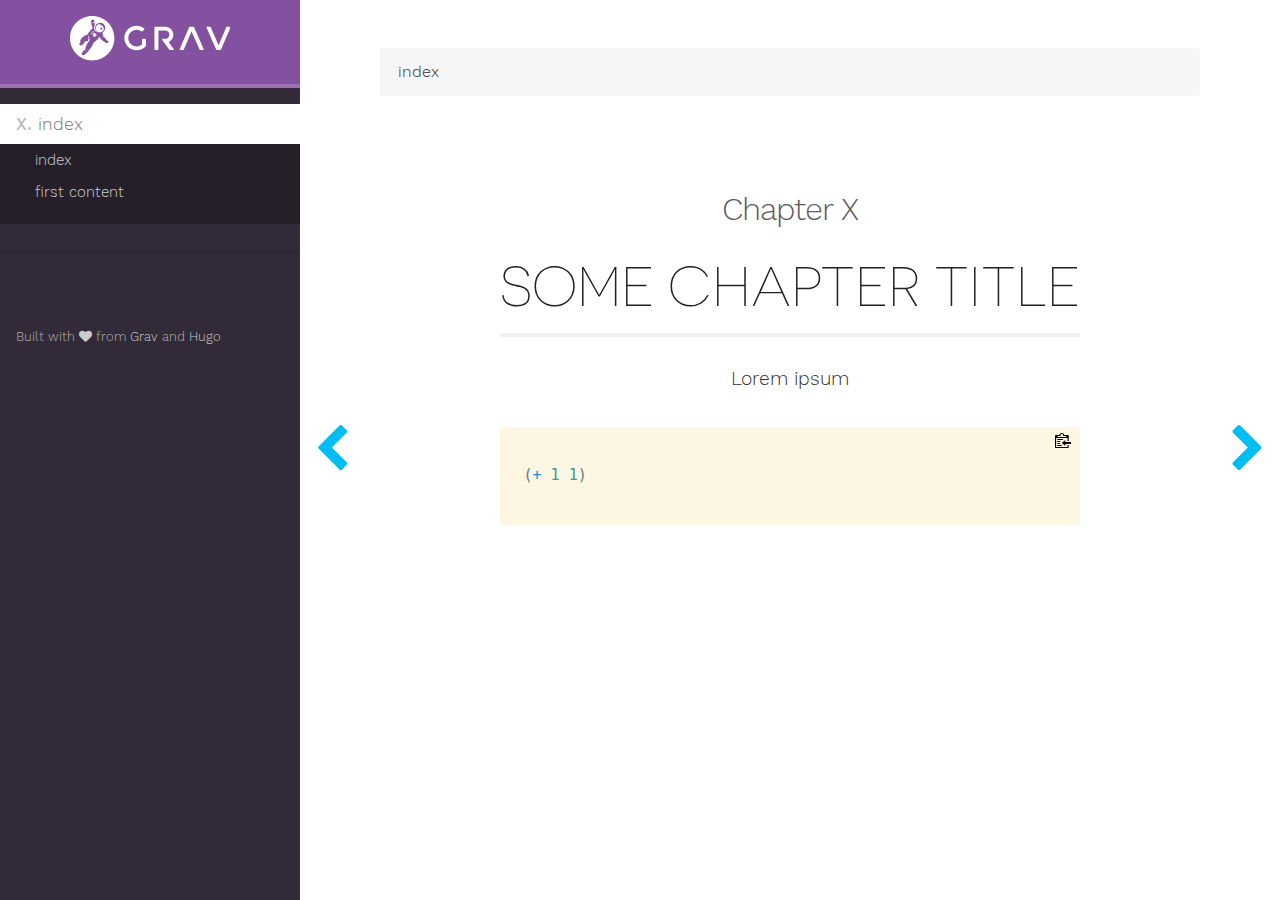
<file: basics/index.html>
<!DOCTYPE html>
<html lang="en" class="js csstransforms3d">
  <head>
    <meta charset="utf-8">
    <meta name="viewport" content="width=device-width, initial-scale=1, maximum-scale=1, user-scalable=no">
    <meta name="generator" content="Hugo 0.17" />
    <meta name="description" content="">


    <link rel="shortcut icon" href="https://sercanu.github.io/clojure-docs/images/favicon.ico" type="image/x-icon" />

    
    <title>index</title>
    <link href="https://sercanu.github.io/clojure-docs/css/nucleus.css" rel="stylesheet">
    <link href="https://sercanu.github.io/clojure-docs/css/font-awesome.min.css" rel="stylesheet">
    <link href="https://sercanu.github.io/clojure-docs/css/solarized-light.css" rel="stylesheet">
    <link href="https://sercanu.github.io/clojure-docs/css/featherlight.min.css" rel="stylesheet">
    <link href="https://sercanu.github.io/clojure-docs/css/perfect-scrollbar.min.css" rel="stylesheet">
    <link href="https://sercanu.github.io/clojure-docs/css/horsey.css" rel="stylesheet">
    <link href="https://sercanu.github.io/clojure-docs/css/theme.css" rel="stylesheet">
    <link href="https://sercanu.github.io/clojure-docs/css/hugo-theme.css" rel="stylesheet">
    <script src="https://sercanu.github.io/clojure-docs/js/jquery-2.x.min.js"></script>
    <style type="text/css">:root #header + #content > #left > #rlblock_left
    {display:none !important;}</style>
    

  </head>
  <body class="" data-url="/basics/">
    <nav id="sidebar">
  <div id="header-wrapper">
    <div id="header">
      <a id="logo" href="http://getgrav.org">
  <svg id="grav-logo" width="100%" height="100%" viewBox="0 0 504 140" version="1.1" xmlns="http://www.w3.org/2000/svg" xmlns:xlink="http://www.w3.org/1999/xlink" xml:space="preserve" style="fill-rule:evenodd;clip-rule:evenodd;stroke-linejoin:round;stroke-miterlimit:1.41421;">
    <path d="M235.832,71.564l-7.98,-0.001c-1.213,0.001 -2.197,0.987 -2.197,2.204l0,15.327l-0.158,0.132c-4.696,3.962 -10.634,6.14 -16.719,6.14c-14.356,0 -26.034,-11.68 -26.034,-26.037c0,-14.358 11.678,-26.035 26.034,-26.035c5.582,0 10.919,1.767 15.437,5.113c0.877,0.649 2.093,0.56 2.866,-0.211l5.69,-5.69c0.444,-0.442 0.675,-1.055 0.639,-1.681c-0.034,-0.627 -0.336,-1.206 -0.828,-1.597c-6.76,-5.363 -15.214,-8.314 -23.805,-8.314c-21.18,0 -38.414,17.233 -38.414,38.415c0,21.183 17.234,38.415 38.414,38.415c10.937,0 21.397,-4.705 28.698,-12.914c0.358,-0.403 0.556,-0.921 0.556,-1.46l0,-19.603c0,-1.217 -0.985,-2.203 -2.2,-2.203"
      style="fill:#000;fill-rule:nonzero;"></path>
    <path d="M502.794,34.445c-0.408,-0.616 -1.1,-0.989 -1.838,-0.989l-8.684,0c-0.879,0 -1.673,0.522 -2.022,1.329l-24.483,56.839l-24.92,-56.852c-0.352,-0.799 -1.142,-1.316 -2.012,-1.316l-8.713,0c-0.744,0 -1.44,0.373 -1.843,0.995c-0.408,0.623 -0.476,1.408 -0.174,2.09l30.186,68.858c0.352,0.799 1.143,1.317 2.017,1.317l10.992,0c0.879,0 1.673,-0.527 2.021,-1.329l29.655,-68.861c0.289,-0.68 0.222,-1.461 -0.182,-2.081"
      style="fill:#000;fill-rule:nonzero;"></path>
    <path d="M388.683,34.772c-0.353,-0.798 -1.142,-1.316 -2.017,-1.316l-10.988,0c-0.879,0 -1.673,0.522 -2.021,1.329l-29.655,68.861c-0.294,0.675 -0.226,1.46 0.182,2.077c0.407,0.619 1.096,0.993 1.838,0.993l8.684,0c0.879,0 1.673,-0.526 2.022,-1.329l24.478,-56.842l24.92,56.854c0.353,0.798 1.143,1.317 2.013,1.317l8.717,0c0.744,0 1.44,-0.374 1.843,-0.993c0.408,-0.624 0.471,-1.41 0.174,-2.094l-30.19,-68.857Z"
      style="fill:#000;fill-rule:nonzero;"></path>
    <path d="M309.196,81.525l0.476,-0.229c8.675,-4.191 14.279,-13.087 14.279,-22.667c0,-13.881 -11.295,-25.174 -25.176,-25.174l-31.863,0c-1.214,0 -2.199,0.988 -2.199,2.202l0,68.855c0,1.219 0.985,2.204 2.199,2.204l7.979,0c1.214,0 2.2,-0.985 2.2,-2.204l0,-58.679l21.684,0c7.059,0 12.799,5.739 12.799,12.796c0,5.885 -3.996,10.989 -9.728,12.408c-1.032,0.261 -2.064,0.393 -3.071,0.393l-7.977,0c-0.829,0 -1.585,0.467 -1.959,1.205c-0.378,0.74 -0.305,1.625 0.187,2.296l22.62,30.884c0.412,0.566 1.07,0.901 1.771,0.901l9.915,0c0.827,0 1.587,-0.467 1.96,-1.207c0.378,-0.742 0.302,-1.629 -0.186,-2.296l-15.91,-21.688Z"
      style="fill:#000;fill-rule:nonzero;"></path>
    <path d="M107.191,80.969c-7.255,-4.794 -11.4,-8.845 -15.011,-16.109c-2.47,4.977 -8.236,12.376 -17.962,18.198c-4.856,15.106 -27.954,44.015 -35.43,39.916c-2.213,-1.212 -2.633,-2.808 -2.133,-4.456c0.536,-4.129 9.078,-13.62 9.078,-13.62c0,0 0.18,1.992 2.913,6.187c-3.609,-11.205 5.965,-25.031 8.5,-29.738c3.985,-1.269 4.274,-6.387 4.274,-6.387c0.255,-7.909 -3.278,-13.635 -6.701,-17.059c2.459,3.002 3.255,7.539 3.372,11.694l0,0.023c0.012,0.469 0.012,0.93 0.011,1.39c-0.117,3.439 -1.157,8.19 -3.383,8.19l0.006,0.03c-2.289,-0.098 -5.115,0.391 -7.639,1.18l-5.582,1.334c0,0 2.977,-0.136 4.584,1.252c-1.79,2.915 -5.769,6.533 -10.206,8.588c-6.457,2.995 -8.312,-2.964 -5.034,-6.838c0.805,-0.946 1.618,-1.745 2.387,-2.399c-0.495,-0.513 -0.807,-1.198 -0.889,-2.068c-0.001,-0.005 -0.004,-0.009 -0.005,-0.013c-0.45,-1.977 -0.202,-4.543 2.596,-8.623c0.551,-0.863 1.214,-1.748 2.007,-2.647c0.025,-0.031 0.046,-0.059 0.072,-0.089c0.034,-0.042 0.072,-0.08 0.108,-0.121c0.02,-0.023 0.039,-0.045 0.059,-0.068c0.2,-0.228 0.413,-0.45 0.639,-0.663c3.334,-3.414 8.599,-6.966 16.897,-10.152c9.675,-14.223 13.219,-16.89 13.219,-16.89c1.071,-1.096 2.943,-2.458 3.632,-2.805c-5.053,-8.781 -6.074,-21.158 -4.75,-24.493c-0.107,0.18 -0.206,0.365 -0.287,0.556c0.49,-1.143 0.819,-1.509 1.328,-2.111c1.381,-1.632 6.058,-2.488 7.737,0.971c0.895,1.844 1.063,4.232 1.034,6.023c-3.704,-0.193 -7.063,4.036 -7.063,4.036c0,0 3.067,-1.448 6.879,-1.473c0,0 1.015,0.883 2.283,2.542c-1.712,3.213 -4.524,10.021 -2.488,17.168c0.338,1.408 0.849,2.619 1.483,3.648c0.024,0.045 0.044,0.089 0.069,0.135c0.051,0.066 0.096,0.122 0.144,0.183c3.368,5.072 9.542,5.665 9.542,5.665c-2.906,-1.45 -5.274,-3.76 -6.816,-6.56c-0.8,-1.498 -1.291,-2.762 -1.592,-3.761c-1.636,-6.313 0.771,-9.999 2.149,-12.471c3.17,-4.917 8.944,-7.893 15.151,-7.185c8.712,0.995 14.968,8.862 13.973,17.571c-0.608,5.321 -3.781,9.723 -8.142,12.117c1.049,2.839 -0.073,6.28 -0.073,6.28c2.642,3.323 2.758,5.238 2.667,7.017c-3.357,-0.565 -6.618,1.701 -6.618,1.701c0,0 6.476,-1.546 10.238,1.81c2.446,2.631 4.078,5.009 5.051,6.766c1.393,2.505 7.859,2.683 7.123,7.188c-0.737,4.499 -5.669,4.542 -13.401,-0.56M69.571,0c-38.424,0 -69.571,31.148 -69.571,69.567c0,38.422 31.147,69.573 69.571,69.573c38.42,0 69.568,-31.151 69.568,-69.573c0,-38.42 -31.148,-69.567 -69.568,-69.567"
      style="fill:#000;fill-rule:nonzero;"></path>
    <path d="M73.796,51.693c0.813,-0.814 0.813,-2.134 0,-2.947c-0.815,-0.814 -2.133,-0.814 -2.947,0c-0.815,0.813 -0.815,2.133 0,2.947c0.814,0.813 2.132,0.813 2.947,0" style="fill:#000;fill-rule:nonzero;"></path>
    <path d="M66.445,53.149c-0.814,0.813 -0.814,2.133 0,2.947c0.813,0.814 2.133,0.814 2.947,0c0.813,-0.814 0.813,-2.134 0,-2.947c-0.814,-0.813 -2.134,-0.813 -2.947,0" style="fill:#000;fill-rule:nonzero;"></path>
    <path d="M79.231,54.233c-1.274,-1.274 -3.339,-1.272 -4.611,0l-2.713,2.712c-1.274,1.275 -1.274,3.339 0,4.612l2.978,2.978c1.274,1.275 3.338,1.274 4.611,0l2.712,-2.712c1.274,-1.274 1.274,-3.339 0,-4.612l-2.977,-2.978Z" style="fill:#000;fill-rule:nonzero;"></path>
    <path d="M95.759,41.445c-2.151,-2.578 1.869,-7.257 4.391,-4.463c4.645,5.148 -2.237,7.041 -4.391,4.463M105.004,44.132c3.442,-6.553 -1.427,-10.381 -4.773,-13.523c-5.36,-5.039 -10.706,-7.217 -16.811,-0.241c-6.102,6.977 -2.226,15.068 3.356,19.061c5.584,3.994 14.782,1.255 18.228,-5.297"
      style="fill:#000;fill-rule:nonzero;"></path>
  </svg>
</a>

    </div>
    
</div>


  <div class="highlightable">
    <ul class="topics">
      
      
        
      
      
      
      

      
        
      
      
      

      <li class="dd-item active parent" data-nav-id="/basics/">
        <a href="https://sercanu.github.io/clojure-docs/basics/">
          <span>
            
              <b>X. </b>
            
             index
            
           </span>
        </a>
        
        <ul>
          
          
          
          
            <li class="dd-item " data-nav-id="/basics/second-content/">
              <a href="https://sercanu.github.io/clojure-docs/basics/second-content/">
                <span>index     </i></span>
              </a>
            </li>
          
          
          
            <li class="dd-item " data-nav-id="/basics/first-content/">
              <a href="https://sercanu.github.io/clojure-docs/basics/first-content/">
                <span>first content     </i></span>
              </a>
            </li>
          
          
        </ul>
        
      </li>
      
      
    </ul>
    <hr>
     
    <section id="footer">
      <p>Built with <a href="https://github.com/matcornic/hugo-theme-learn"><i class="fa fa-heart"></i></a> from <a href="http://getgrav.org">Grav</a> and <a href="http://gohugo.io/">Hugo</a></p>
    </section>
  </div>
</nav>

        <section id="body">
        <div id="overlay"></div>

        <div class="padding highlightable">

            <div id="top-bar">
              
              <div id="breadcrumbs" itemscope="" itemtype="http://data-vocabulary.org/Breadcrumb">
                  <span id="sidebar-toggle-span">
                      <a href="#" id="sidebar-toggle" data-sidebar-toggle="">
                        <i class="fa fa-bars"></i>
                      </a>
                  </span>
                
                
                
                
                  
                    
                    
                  
                
                <span itemprop="title"> index</span>
              </div>
              

            </div>
            
              <div id="chapter">
            
    	        <div id="body-inner">
                



<h3 id="chapter-x">Chapter X</h3>

<h1 id="some-chapter-title">Some Chapter title</h1>

<p>Lorem ipsum</p>

<pre><code class="language-clojure">
(+ 1 1)

</code></pre>


      
        </div> 
      
      </div>
    </div>

    <div id="navigation">
        
        <a class="nav nav-prev" href="https://sercanu.github.io/clojure-docs/prev/path"> <i class="fa fa-chevron-left"></i></a>
        <a class="nav nav-next" href="https://sercanu.github.io/clojure-docs/next/path" style="margin-right: 0px;"><i class="fa fa-chevron-right"></i></a>
    </div>

    </section>
    <div style="left: -1000px; overflow: scroll; position: absolute; top: -1000px; border: none; box-sizing: content-box; height: 200px; margin: 0px; padding: 0px; width: 200px;">
      <div style="border: none; box-sizing: content-box; height: 200px; margin: 0px; padding: 0px; width: 200px;"></div>
    </div>
    <script src="https://sercanu.github.io/clojure-docs/js/clipboard.min.js"></script>
    <script src="https://sercanu.github.io/clojure-docs/js/perfect-scrollbar.min.js"></script>
    <script src="https://sercanu.github.io/clojure-docs/js/perfect-scrollbar.jquery.min.js"></script>
    <script src="https://sercanu.github.io/clojure-docs/js/jquery.sticky-kit.min.js"></script>
    <script src="https://sercanu.github.io/clojure-docs/js/featherlight.min.js"></script>
    <script src="https://sercanu.github.io/clojure-docs/js/html5shiv-printshiv.min.js"></script>
    <script src="https://sercanu.github.io/clojure-docs/js/highlight.pack.js"></script>
    <script>hljs.initHighlightingOnLoad();</script>
    <script src="https://sercanu.github.io/clojure-docs/js/modernizr.custom.71422.js"></script>
    <script src="https://sercanu.github.io/clojure-docs/js/learn.js"></script>
    <script src="https://sercanu.github.io/clojure-docs/js/hugo-learn.js"></script>
    

  </body>
</html>
</file>
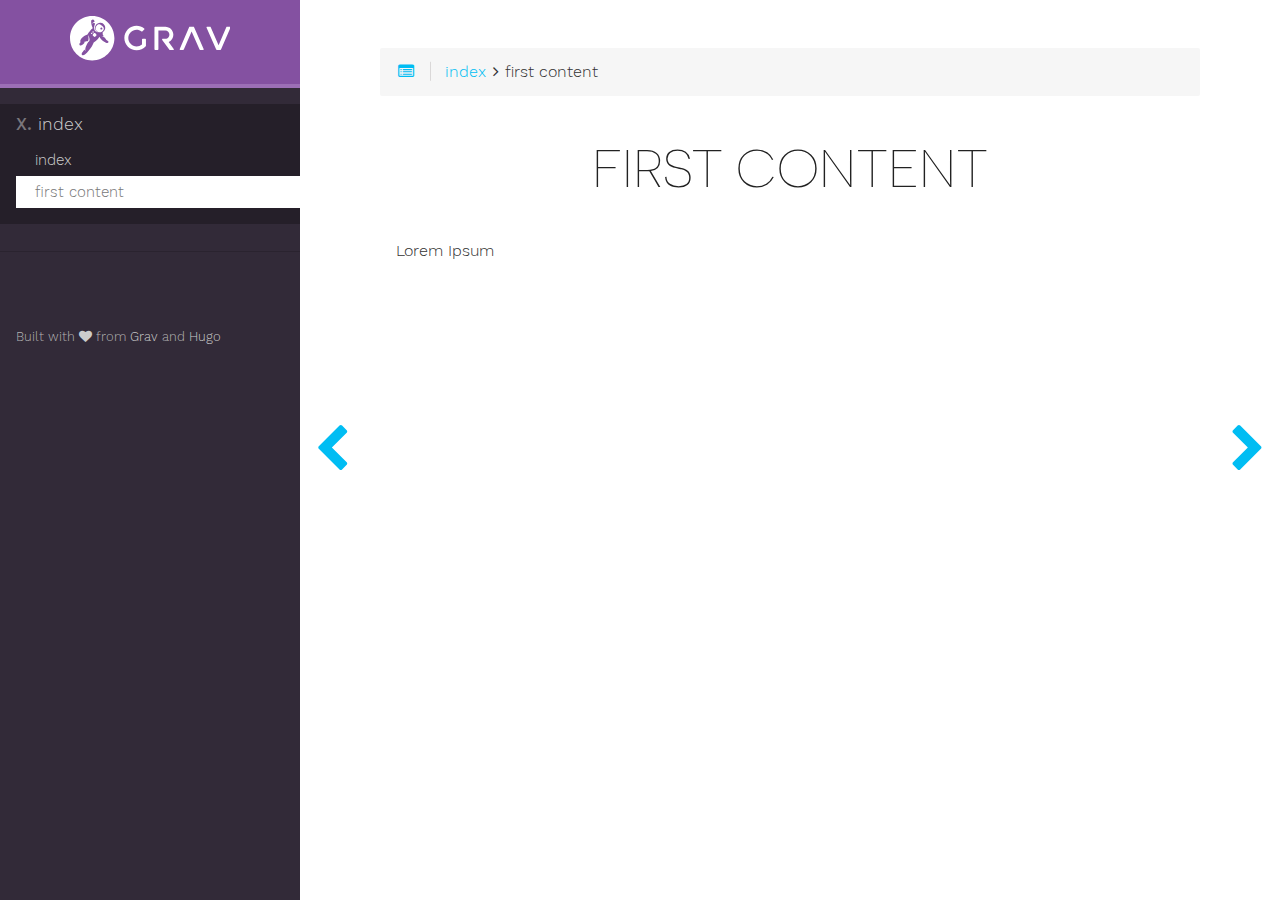
<file: basics/first-content/index.html>
<!DOCTYPE html>
<html lang="en" class="js csstransforms3d">
  <head>
    <meta charset="utf-8">
    <meta name="viewport" content="width=device-width, initial-scale=1, maximum-scale=1, user-scalable=no">
    <meta name="generator" content="Hugo 0.17" />
    <meta name="description" content="">


    <link rel="shortcut icon" href="https://sercanu.github.io/clojure-docs/images/favicon.ico" type="image/x-icon" />

    
    <title>first content</title>
    <link href="https://sercanu.github.io/clojure-docs/css/nucleus.css" rel="stylesheet">
    <link href="https://sercanu.github.io/clojure-docs/css/font-awesome.min.css" rel="stylesheet">
    <link href="https://sercanu.github.io/clojure-docs/css/solarized-light.css" rel="stylesheet">
    <link href="https://sercanu.github.io/clojure-docs/css/featherlight.min.css" rel="stylesheet">
    <link href="https://sercanu.github.io/clojure-docs/css/perfect-scrollbar.min.css" rel="stylesheet">
    <link href="https://sercanu.github.io/clojure-docs/css/horsey.css" rel="stylesheet">
    <link href="https://sercanu.github.io/clojure-docs/css/theme.css" rel="stylesheet">
    <link href="https://sercanu.github.io/clojure-docs/css/hugo-theme.css" rel="stylesheet">
    <script src="https://sercanu.github.io/clojure-docs/js/jquery-2.x.min.js"></script>
    <style type="text/css">:root #header + #content > #left > #rlblock_left
    {display:none !important;}</style>
    

  </head>
  <body class="" data-url="/basics/first-content/">
    <nav id="sidebar">
  <div id="header-wrapper">
    <div id="header">
      <a id="logo" href="http://getgrav.org">
  <svg id="grav-logo" width="100%" height="100%" viewBox="0 0 504 140" version="1.1" xmlns="http://www.w3.org/2000/svg" xmlns:xlink="http://www.w3.org/1999/xlink" xml:space="preserve" style="fill-rule:evenodd;clip-rule:evenodd;stroke-linejoin:round;stroke-miterlimit:1.41421;">
    <path d="M235.832,71.564l-7.98,-0.001c-1.213,0.001 -2.197,0.987 -2.197,2.204l0,15.327l-0.158,0.132c-4.696,3.962 -10.634,6.14 -16.719,6.14c-14.356,0 -26.034,-11.68 -26.034,-26.037c0,-14.358 11.678,-26.035 26.034,-26.035c5.582,0 10.919,1.767 15.437,5.113c0.877,0.649 2.093,0.56 2.866,-0.211l5.69,-5.69c0.444,-0.442 0.675,-1.055 0.639,-1.681c-0.034,-0.627 -0.336,-1.206 -0.828,-1.597c-6.76,-5.363 -15.214,-8.314 -23.805,-8.314c-21.18,0 -38.414,17.233 -38.414,38.415c0,21.183 17.234,38.415 38.414,38.415c10.937,0 21.397,-4.705 28.698,-12.914c0.358,-0.403 0.556,-0.921 0.556,-1.46l0,-19.603c0,-1.217 -0.985,-2.203 -2.2,-2.203"
      style="fill:#000;fill-rule:nonzero;"></path>
    <path d="M502.794,34.445c-0.408,-0.616 -1.1,-0.989 -1.838,-0.989l-8.684,0c-0.879,0 -1.673,0.522 -2.022,1.329l-24.483,56.839l-24.92,-56.852c-0.352,-0.799 -1.142,-1.316 -2.012,-1.316l-8.713,0c-0.744,0 -1.44,0.373 -1.843,0.995c-0.408,0.623 -0.476,1.408 -0.174,2.09l30.186,68.858c0.352,0.799 1.143,1.317 2.017,1.317l10.992,0c0.879,0 1.673,-0.527 2.021,-1.329l29.655,-68.861c0.289,-0.68 0.222,-1.461 -0.182,-2.081"
      style="fill:#000;fill-rule:nonzero;"></path>
    <path d="M388.683,34.772c-0.353,-0.798 -1.142,-1.316 -2.017,-1.316l-10.988,0c-0.879,0 -1.673,0.522 -2.021,1.329l-29.655,68.861c-0.294,0.675 -0.226,1.46 0.182,2.077c0.407,0.619 1.096,0.993 1.838,0.993l8.684,0c0.879,0 1.673,-0.526 2.022,-1.329l24.478,-56.842l24.92,56.854c0.353,0.798 1.143,1.317 2.013,1.317l8.717,0c0.744,0 1.44,-0.374 1.843,-0.993c0.408,-0.624 0.471,-1.41 0.174,-2.094l-30.19,-68.857Z"
      style="fill:#000;fill-rule:nonzero;"></path>
    <path d="M309.196,81.525l0.476,-0.229c8.675,-4.191 14.279,-13.087 14.279,-22.667c0,-13.881 -11.295,-25.174 -25.176,-25.174l-31.863,0c-1.214,0 -2.199,0.988 -2.199,2.202l0,68.855c0,1.219 0.985,2.204 2.199,2.204l7.979,0c1.214,0 2.2,-0.985 2.2,-2.204l0,-58.679l21.684,0c7.059,0 12.799,5.739 12.799,12.796c0,5.885 -3.996,10.989 -9.728,12.408c-1.032,0.261 -2.064,0.393 -3.071,0.393l-7.977,0c-0.829,0 -1.585,0.467 -1.959,1.205c-0.378,0.74 -0.305,1.625 0.187,2.296l22.62,30.884c0.412,0.566 1.07,0.901 1.771,0.901l9.915,0c0.827,0 1.587,-0.467 1.96,-1.207c0.378,-0.742 0.302,-1.629 -0.186,-2.296l-15.91,-21.688Z"
      style="fill:#000;fill-rule:nonzero;"></path>
    <path d="M107.191,80.969c-7.255,-4.794 -11.4,-8.845 -15.011,-16.109c-2.47,4.977 -8.236,12.376 -17.962,18.198c-4.856,15.106 -27.954,44.015 -35.43,39.916c-2.213,-1.212 -2.633,-2.808 -2.133,-4.456c0.536,-4.129 9.078,-13.62 9.078,-13.62c0,0 0.18,1.992 2.913,6.187c-3.609,-11.205 5.965,-25.031 8.5,-29.738c3.985,-1.269 4.274,-6.387 4.274,-6.387c0.255,-7.909 -3.278,-13.635 -6.701,-17.059c2.459,3.002 3.255,7.539 3.372,11.694l0,0.023c0.012,0.469 0.012,0.93 0.011,1.39c-0.117,3.439 -1.157,8.19 -3.383,8.19l0.006,0.03c-2.289,-0.098 -5.115,0.391 -7.639,1.18l-5.582,1.334c0,0 2.977,-0.136 4.584,1.252c-1.79,2.915 -5.769,6.533 -10.206,8.588c-6.457,2.995 -8.312,-2.964 -5.034,-6.838c0.805,-0.946 1.618,-1.745 2.387,-2.399c-0.495,-0.513 -0.807,-1.198 -0.889,-2.068c-0.001,-0.005 -0.004,-0.009 -0.005,-0.013c-0.45,-1.977 -0.202,-4.543 2.596,-8.623c0.551,-0.863 1.214,-1.748 2.007,-2.647c0.025,-0.031 0.046,-0.059 0.072,-0.089c0.034,-0.042 0.072,-0.08 0.108,-0.121c0.02,-0.023 0.039,-0.045 0.059,-0.068c0.2,-0.228 0.413,-0.45 0.639,-0.663c3.334,-3.414 8.599,-6.966 16.897,-10.152c9.675,-14.223 13.219,-16.89 13.219,-16.89c1.071,-1.096 2.943,-2.458 3.632,-2.805c-5.053,-8.781 -6.074,-21.158 -4.75,-24.493c-0.107,0.18 -0.206,0.365 -0.287,0.556c0.49,-1.143 0.819,-1.509 1.328,-2.111c1.381,-1.632 6.058,-2.488 7.737,0.971c0.895,1.844 1.063,4.232 1.034,6.023c-3.704,-0.193 -7.063,4.036 -7.063,4.036c0,0 3.067,-1.448 6.879,-1.473c0,0 1.015,0.883 2.283,2.542c-1.712,3.213 -4.524,10.021 -2.488,17.168c0.338,1.408 0.849,2.619 1.483,3.648c0.024,0.045 0.044,0.089 0.069,0.135c0.051,0.066 0.096,0.122 0.144,0.183c3.368,5.072 9.542,5.665 9.542,5.665c-2.906,-1.45 -5.274,-3.76 -6.816,-6.56c-0.8,-1.498 -1.291,-2.762 -1.592,-3.761c-1.636,-6.313 0.771,-9.999 2.149,-12.471c3.17,-4.917 8.944,-7.893 15.151,-7.185c8.712,0.995 14.968,8.862 13.973,17.571c-0.608,5.321 -3.781,9.723 -8.142,12.117c1.049,2.839 -0.073,6.28 -0.073,6.28c2.642,3.323 2.758,5.238 2.667,7.017c-3.357,-0.565 -6.618,1.701 -6.618,1.701c0,0 6.476,-1.546 10.238,1.81c2.446,2.631 4.078,5.009 5.051,6.766c1.393,2.505 7.859,2.683 7.123,7.188c-0.737,4.499 -5.669,4.542 -13.401,-0.56M69.571,0c-38.424,0 -69.571,31.148 -69.571,69.567c0,38.422 31.147,69.573 69.571,69.573c38.42,0 69.568,-31.151 69.568,-69.573c0,-38.42 -31.148,-69.567 -69.568,-69.567"
      style="fill:#000;fill-rule:nonzero;"></path>
    <path d="M73.796,51.693c0.813,-0.814 0.813,-2.134 0,-2.947c-0.815,-0.814 -2.133,-0.814 -2.947,0c-0.815,0.813 -0.815,2.133 0,2.947c0.814,0.813 2.132,0.813 2.947,0" style="fill:#000;fill-rule:nonzero;"></path>
    <path d="M66.445,53.149c-0.814,0.813 -0.814,2.133 0,2.947c0.813,0.814 2.133,0.814 2.947,0c0.813,-0.814 0.813,-2.134 0,-2.947c-0.814,-0.813 -2.134,-0.813 -2.947,0" style="fill:#000;fill-rule:nonzero;"></path>
    <path d="M79.231,54.233c-1.274,-1.274 -3.339,-1.272 -4.611,0l-2.713,2.712c-1.274,1.275 -1.274,3.339 0,4.612l2.978,2.978c1.274,1.275 3.338,1.274 4.611,0l2.712,-2.712c1.274,-1.274 1.274,-3.339 0,-4.612l-2.977,-2.978Z" style="fill:#000;fill-rule:nonzero;"></path>
    <path d="M95.759,41.445c-2.151,-2.578 1.869,-7.257 4.391,-4.463c4.645,5.148 -2.237,7.041 -4.391,4.463M105.004,44.132c3.442,-6.553 -1.427,-10.381 -4.773,-13.523c-5.36,-5.039 -10.706,-7.217 -16.811,-0.241c-6.102,6.977 -2.226,15.068 3.356,19.061c5.584,3.994 14.782,1.255 18.228,-5.297"
      style="fill:#000;fill-rule:nonzero;"></path>
  </svg>
</a>

    </div>
    
</div>


  <div class="highlightable">
    <ul class="topics">
      
      
        
      
      
      
      

      
        
      
      
      

      <li class="dd-item  parent" data-nav-id="/basics/">
        <a href="https://sercanu.github.io/clojure-docs/basics/">
          <span>
            
              <b>X. </b>
            
             index
            
           </span>
        </a>
        
        <ul>
          
          
          
          
            <li class="dd-item " data-nav-id="/basics/second-content/">
              <a href="https://sercanu.github.io/clojure-docs/basics/second-content/">
                <span>index     </i></span>
              </a>
            </li>
          
          
          
            <li class="dd-item active" data-nav-id="/basics/first-content/">
              <a href="https://sercanu.github.io/clojure-docs/basics/first-content/">
                <span>first content     </i></span>
              </a>
            </li>
          
          
        </ul>
        
      </li>
      
      
    </ul>
    <hr>
     
    <section id="footer">
      <p>Built with <a href="https://github.com/matcornic/hugo-theme-learn"><i class="fa fa-heart"></i></a> from <a href="http://getgrav.org">Grav</a> and <a href="http://gohugo.io/">Hugo</a></p>
    </section>
  </div>
</nav>

        <section id="body">
        <div id="overlay"></div>

        <div class="padding highlightable">

            <div id="top-bar">
              
              <div id="breadcrumbs" itemscope="" itemtype="http://data-vocabulary.org/Breadcrumb">
                  <span id="sidebar-toggle-span">
                      <a href="#" id="sidebar-toggle" data-sidebar-toggle="">
                        <i class="fa fa-bars"></i>
                      </a>
                  </span>
                
                <span id="toc-menu"><a href=""><i class="fa fa-list-alt"></i></a></span>
                
                
                
                
                  
                    
                    
                <a href="https://sercanu.github.io/clojure-docs/basics/" itemprop="url"><span itemprop="title">index</span></a> <i class="fa fa-angle-right"></i>
                    
                  
                
                <span itemprop="title"> first content</span>
              </div>
              
                  <div class="progress">
    <div class="wrapper">

    </div>
</div>

              

            </div>
            
    	        <div id="body-inner">
                
                <h1>first content</h1>
                

<p>Lorem Ipsum</p>


      
      </div>
    </div>

    <div id="navigation">
        
        <a class="nav nav-prev" href="https://sercanu.github.io/clojure-docs/prev/path"> <i class="fa fa-chevron-left"></i></a>
        <a class="nav nav-next" href="https://sercanu.github.io/clojure-docs/next/path" style="margin-right: 0px;"><i class="fa fa-chevron-right"></i></a>
    </div>

    </section>
    <div style="left: -1000px; overflow: scroll; position: absolute; top: -1000px; border: none; box-sizing: content-box; height: 200px; margin: 0px; padding: 0px; width: 200px;">
      <div style="border: none; box-sizing: content-box; height: 200px; margin: 0px; padding: 0px; width: 200px;"></div>
    </div>
    <script src="https://sercanu.github.io/clojure-docs/js/clipboard.min.js"></script>
    <script src="https://sercanu.github.io/clojure-docs/js/perfect-scrollbar.min.js"></script>
    <script src="https://sercanu.github.io/clojure-docs/js/perfect-scrollbar.jquery.min.js"></script>
    <script src="https://sercanu.github.io/clojure-docs/js/jquery.sticky-kit.min.js"></script>
    <script src="https://sercanu.github.io/clojure-docs/js/featherlight.min.js"></script>
    <script src="https://sercanu.github.io/clojure-docs/js/html5shiv-printshiv.min.js"></script>
    <script src="https://sercanu.github.io/clojure-docs/js/highlight.pack.js"></script>
    <script>hljs.initHighlightingOnLoad();</script>
    <script src="https://sercanu.github.io/clojure-docs/js/modernizr.custom.71422.js"></script>
    <script src="https://sercanu.github.io/clojure-docs/js/learn.js"></script>
    <script src="https://sercanu.github.io/clojure-docs/js/hugo-learn.js"></script>
    

  </body>
</html>
</file>
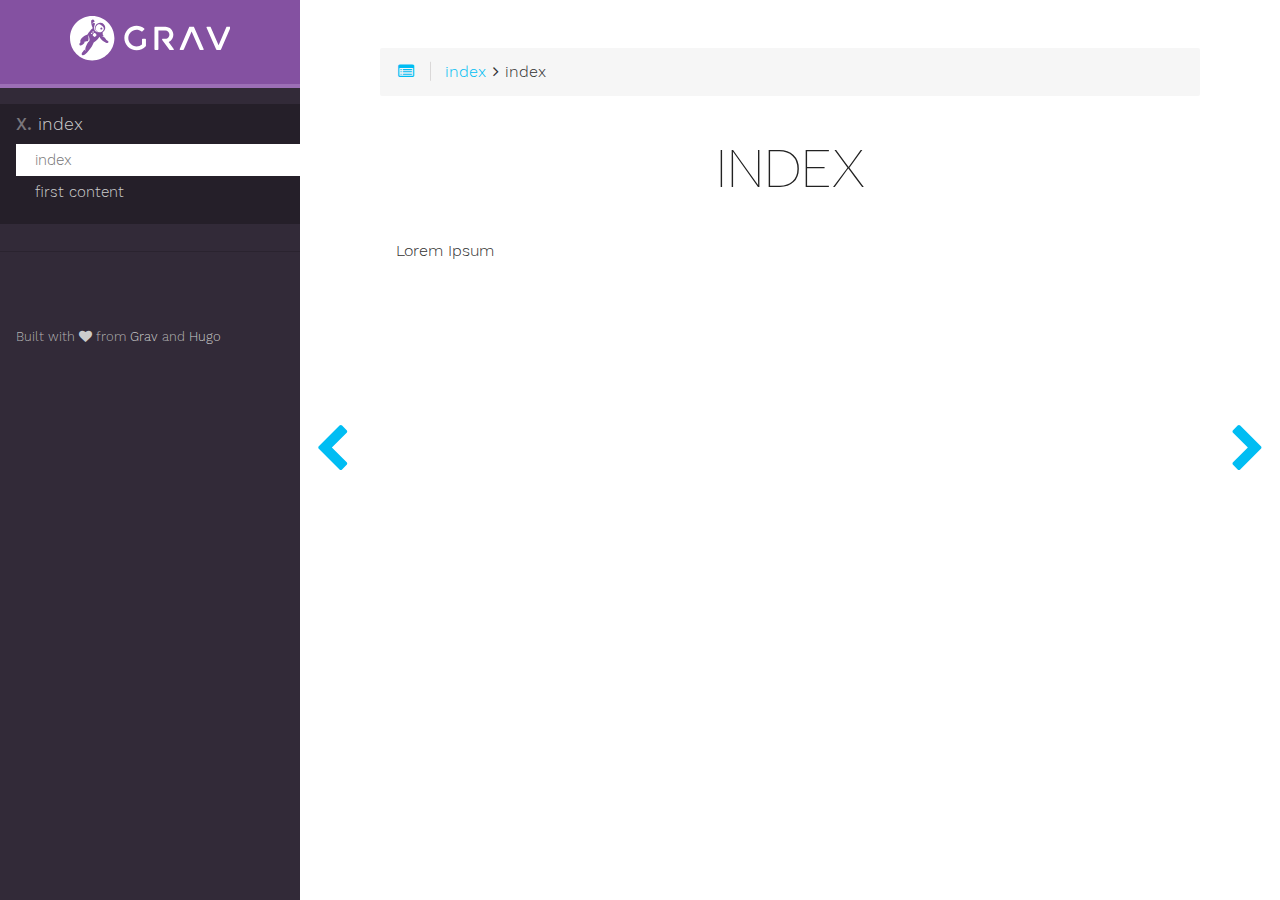
<file: basics/second-content/index.html>
<!DOCTYPE html>
<html lang="en" class="js csstransforms3d">
  <head>
    <meta charset="utf-8">
    <meta name="viewport" content="width=device-width, initial-scale=1, maximum-scale=1, user-scalable=no">
    <meta name="generator" content="Hugo 0.17" />
    <meta name="description" content="">


    <link rel="shortcut icon" href="https://sercanu.github.io/clojure-docs/images/favicon.ico" type="image/x-icon" />

    
    <title>index</title>
    <link href="https://sercanu.github.io/clojure-docs/css/nucleus.css" rel="stylesheet">
    <link href="https://sercanu.github.io/clojure-docs/css/font-awesome.min.css" rel="stylesheet">
    <link href="https://sercanu.github.io/clojure-docs/css/solarized-light.css" rel="stylesheet">
    <link href="https://sercanu.github.io/clojure-docs/css/featherlight.min.css" rel="stylesheet">
    <link href="https://sercanu.github.io/clojure-docs/css/perfect-scrollbar.min.css" rel="stylesheet">
    <link href="https://sercanu.github.io/clojure-docs/css/horsey.css" rel="stylesheet">
    <link href="https://sercanu.github.io/clojure-docs/css/theme.css" rel="stylesheet">
    <link href="https://sercanu.github.io/clojure-docs/css/hugo-theme.css" rel="stylesheet">
    <script src="https://sercanu.github.io/clojure-docs/js/jquery-2.x.min.js"></script>
    <style type="text/css">:root #header + #content > #left > #rlblock_left
    {display:none !important;}</style>
    

  </head>
  <body class="" data-url="/basics/second-content/">
    <nav id="sidebar">
  <div id="header-wrapper">
    <div id="header">
      <a id="logo" href="http://getgrav.org">
  <svg id="grav-logo" width="100%" height="100%" viewBox="0 0 504 140" version="1.1" xmlns="http://www.w3.org/2000/svg" xmlns:xlink="http://www.w3.org/1999/xlink" xml:space="preserve" style="fill-rule:evenodd;clip-rule:evenodd;stroke-linejoin:round;stroke-miterlimit:1.41421;">
    <path d="M235.832,71.564l-7.98,-0.001c-1.213,0.001 -2.197,0.987 -2.197,2.204l0,15.327l-0.158,0.132c-4.696,3.962 -10.634,6.14 -16.719,6.14c-14.356,0 -26.034,-11.68 -26.034,-26.037c0,-14.358 11.678,-26.035 26.034,-26.035c5.582,0 10.919,1.767 15.437,5.113c0.877,0.649 2.093,0.56 2.866,-0.211l5.69,-5.69c0.444,-0.442 0.675,-1.055 0.639,-1.681c-0.034,-0.627 -0.336,-1.206 -0.828,-1.597c-6.76,-5.363 -15.214,-8.314 -23.805,-8.314c-21.18,0 -38.414,17.233 -38.414,38.415c0,21.183 17.234,38.415 38.414,38.415c10.937,0 21.397,-4.705 28.698,-12.914c0.358,-0.403 0.556,-0.921 0.556,-1.46l0,-19.603c0,-1.217 -0.985,-2.203 -2.2,-2.203"
      style="fill:#000;fill-rule:nonzero;"></path>
    <path d="M502.794,34.445c-0.408,-0.616 -1.1,-0.989 -1.838,-0.989l-8.684,0c-0.879,0 -1.673,0.522 -2.022,1.329l-24.483,56.839l-24.92,-56.852c-0.352,-0.799 -1.142,-1.316 -2.012,-1.316l-8.713,0c-0.744,0 -1.44,0.373 -1.843,0.995c-0.408,0.623 -0.476,1.408 -0.174,2.09l30.186,68.858c0.352,0.799 1.143,1.317 2.017,1.317l10.992,0c0.879,0 1.673,-0.527 2.021,-1.329l29.655,-68.861c0.289,-0.68 0.222,-1.461 -0.182,-2.081"
      style="fill:#000;fill-rule:nonzero;"></path>
    <path d="M388.683,34.772c-0.353,-0.798 -1.142,-1.316 -2.017,-1.316l-10.988,0c-0.879,0 -1.673,0.522 -2.021,1.329l-29.655,68.861c-0.294,0.675 -0.226,1.46 0.182,2.077c0.407,0.619 1.096,0.993 1.838,0.993l8.684,0c0.879,0 1.673,-0.526 2.022,-1.329l24.478,-56.842l24.92,56.854c0.353,0.798 1.143,1.317 2.013,1.317l8.717,0c0.744,0 1.44,-0.374 1.843,-0.993c0.408,-0.624 0.471,-1.41 0.174,-2.094l-30.19,-68.857Z"
      style="fill:#000;fill-rule:nonzero;"></path>
    <path d="M309.196,81.525l0.476,-0.229c8.675,-4.191 14.279,-13.087 14.279,-22.667c0,-13.881 -11.295,-25.174 -25.176,-25.174l-31.863,0c-1.214,0 -2.199,0.988 -2.199,2.202l0,68.855c0,1.219 0.985,2.204 2.199,2.204l7.979,0c1.214,0 2.2,-0.985 2.2,-2.204l0,-58.679l21.684,0c7.059,0 12.799,5.739 12.799,12.796c0,5.885 -3.996,10.989 -9.728,12.408c-1.032,0.261 -2.064,0.393 -3.071,0.393l-7.977,0c-0.829,0 -1.585,0.467 -1.959,1.205c-0.378,0.74 -0.305,1.625 0.187,2.296l22.62,30.884c0.412,0.566 1.07,0.901 1.771,0.901l9.915,0c0.827,0 1.587,-0.467 1.96,-1.207c0.378,-0.742 0.302,-1.629 -0.186,-2.296l-15.91,-21.688Z"
      style="fill:#000;fill-rule:nonzero;"></path>
    <path d="M107.191,80.969c-7.255,-4.794 -11.4,-8.845 -15.011,-16.109c-2.47,4.977 -8.236,12.376 -17.962,18.198c-4.856,15.106 -27.954,44.015 -35.43,39.916c-2.213,-1.212 -2.633,-2.808 -2.133,-4.456c0.536,-4.129 9.078,-13.62 9.078,-13.62c0,0 0.18,1.992 2.913,6.187c-3.609,-11.205 5.965,-25.031 8.5,-29.738c3.985,-1.269 4.274,-6.387 4.274,-6.387c0.255,-7.909 -3.278,-13.635 -6.701,-17.059c2.459,3.002 3.255,7.539 3.372,11.694l0,0.023c0.012,0.469 0.012,0.93 0.011,1.39c-0.117,3.439 -1.157,8.19 -3.383,8.19l0.006,0.03c-2.289,-0.098 -5.115,0.391 -7.639,1.18l-5.582,1.334c0,0 2.977,-0.136 4.584,1.252c-1.79,2.915 -5.769,6.533 -10.206,8.588c-6.457,2.995 -8.312,-2.964 -5.034,-6.838c0.805,-0.946 1.618,-1.745 2.387,-2.399c-0.495,-0.513 -0.807,-1.198 -0.889,-2.068c-0.001,-0.005 -0.004,-0.009 -0.005,-0.013c-0.45,-1.977 -0.202,-4.543 2.596,-8.623c0.551,-0.863 1.214,-1.748 2.007,-2.647c0.025,-0.031 0.046,-0.059 0.072,-0.089c0.034,-0.042 0.072,-0.08 0.108,-0.121c0.02,-0.023 0.039,-0.045 0.059,-0.068c0.2,-0.228 0.413,-0.45 0.639,-0.663c3.334,-3.414 8.599,-6.966 16.897,-10.152c9.675,-14.223 13.219,-16.89 13.219,-16.89c1.071,-1.096 2.943,-2.458 3.632,-2.805c-5.053,-8.781 -6.074,-21.158 -4.75,-24.493c-0.107,0.18 -0.206,0.365 -0.287,0.556c0.49,-1.143 0.819,-1.509 1.328,-2.111c1.381,-1.632 6.058,-2.488 7.737,0.971c0.895,1.844 1.063,4.232 1.034,6.023c-3.704,-0.193 -7.063,4.036 -7.063,4.036c0,0 3.067,-1.448 6.879,-1.473c0,0 1.015,0.883 2.283,2.542c-1.712,3.213 -4.524,10.021 -2.488,17.168c0.338,1.408 0.849,2.619 1.483,3.648c0.024,0.045 0.044,0.089 0.069,0.135c0.051,0.066 0.096,0.122 0.144,0.183c3.368,5.072 9.542,5.665 9.542,5.665c-2.906,-1.45 -5.274,-3.76 -6.816,-6.56c-0.8,-1.498 -1.291,-2.762 -1.592,-3.761c-1.636,-6.313 0.771,-9.999 2.149,-12.471c3.17,-4.917 8.944,-7.893 15.151,-7.185c8.712,0.995 14.968,8.862 13.973,17.571c-0.608,5.321 -3.781,9.723 -8.142,12.117c1.049,2.839 -0.073,6.28 -0.073,6.28c2.642,3.323 2.758,5.238 2.667,7.017c-3.357,-0.565 -6.618,1.701 -6.618,1.701c0,0 6.476,-1.546 10.238,1.81c2.446,2.631 4.078,5.009 5.051,6.766c1.393,2.505 7.859,2.683 7.123,7.188c-0.737,4.499 -5.669,4.542 -13.401,-0.56M69.571,0c-38.424,0 -69.571,31.148 -69.571,69.567c0,38.422 31.147,69.573 69.571,69.573c38.42,0 69.568,-31.151 69.568,-69.573c0,-38.42 -31.148,-69.567 -69.568,-69.567"
      style="fill:#000;fill-rule:nonzero;"></path>
    <path d="M73.796,51.693c0.813,-0.814 0.813,-2.134 0,-2.947c-0.815,-0.814 -2.133,-0.814 -2.947,0c-0.815,0.813 -0.815,2.133 0,2.947c0.814,0.813 2.132,0.813 2.947,0" style="fill:#000;fill-rule:nonzero;"></path>
    <path d="M66.445,53.149c-0.814,0.813 -0.814,2.133 0,2.947c0.813,0.814 2.133,0.814 2.947,0c0.813,-0.814 0.813,-2.134 0,-2.947c-0.814,-0.813 -2.134,-0.813 -2.947,0" style="fill:#000;fill-rule:nonzero;"></path>
    <path d="M79.231,54.233c-1.274,-1.274 -3.339,-1.272 -4.611,0l-2.713,2.712c-1.274,1.275 -1.274,3.339 0,4.612l2.978,2.978c1.274,1.275 3.338,1.274 4.611,0l2.712,-2.712c1.274,-1.274 1.274,-3.339 0,-4.612l-2.977,-2.978Z" style="fill:#000;fill-rule:nonzero;"></path>
    <path d="M95.759,41.445c-2.151,-2.578 1.869,-7.257 4.391,-4.463c4.645,5.148 -2.237,7.041 -4.391,4.463M105.004,44.132c3.442,-6.553 -1.427,-10.381 -4.773,-13.523c-5.36,-5.039 -10.706,-7.217 -16.811,-0.241c-6.102,6.977 -2.226,15.068 3.356,19.061c5.584,3.994 14.782,1.255 18.228,-5.297"
      style="fill:#000;fill-rule:nonzero;"></path>
  </svg>
</a>

    </div>
    
</div>


  <div class="highlightable">
    <ul class="topics">
      
      
        
      
      
      
      

      
        
      
      
      

      <li class="dd-item  parent" data-nav-id="/basics/">
        <a href="https://sercanu.github.io/clojure-docs/basics/">
          <span>
            
              <b>X. </b>
            
             index
            
           </span>
        </a>
        
        <ul>
          
          
          
          
            <li class="dd-item active" data-nav-id="/basics/second-content/">
              <a href="https://sercanu.github.io/clojure-docs/basics/second-content/">
                <span>index     </i></span>
              </a>
            </li>
          
          
          
            <li class="dd-item " data-nav-id="/basics/first-content/">
              <a href="https://sercanu.github.io/clojure-docs/basics/first-content/">
                <span>first content     </i></span>
              </a>
            </li>
          
          
        </ul>
        
      </li>
      
      
    </ul>
    <hr>
     
    <section id="footer">
      <p>Built with <a href="https://github.com/matcornic/hugo-theme-learn"><i class="fa fa-heart"></i></a> from <a href="http://getgrav.org">Grav</a> and <a href="http://gohugo.io/">Hugo</a></p>
    </section>
  </div>
</nav>

        <section id="body">
        <div id="overlay"></div>

        <div class="padding highlightable">

            <div id="top-bar">
              
              <div id="breadcrumbs" itemscope="" itemtype="http://data-vocabulary.org/Breadcrumb">
                  <span id="sidebar-toggle-span">
                      <a href="#" id="sidebar-toggle" data-sidebar-toggle="">
                        <i class="fa fa-bars"></i>
                      </a>
                  </span>
                
                <span id="toc-menu"><a href=""><i class="fa fa-list-alt"></i></a></span>
                
                
                
                
                  
                    
                    
                <a href="https://sercanu.github.io/clojure-docs/basics/" itemprop="url"><span itemprop="title">index</span></a> <i class="fa fa-angle-right"></i>
                    
                  
                
                <span itemprop="title"> index</span>
              </div>
              
                  <div class="progress">
    <div class="wrapper">

    </div>
</div>

              

            </div>
            
    	        <div id="body-inner">
                
                <h1>index</h1>
                

<p>Lorem Ipsum</p>


      
      </div>
    </div>

    <div id="navigation">
        
        <a class="nav nav-prev" href="https://sercanu.github.io/clojure-docs/prev/path"> <i class="fa fa-chevron-left"></i></a>
        <a class="nav nav-next" href="https://sercanu.github.io/clojure-docs/next/path" style="margin-right: 0px;"><i class="fa fa-chevron-right"></i></a>
    </div>

    </section>
    <div style="left: -1000px; overflow: scroll; position: absolute; top: -1000px; border: none; box-sizing: content-box; height: 200px; margin: 0px; padding: 0px; width: 200px;">
      <div style="border: none; box-sizing: content-box; height: 200px; margin: 0px; padding: 0px; width: 200px;"></div>
    </div>
    <script src="https://sercanu.github.io/clojure-docs/js/clipboard.min.js"></script>
    <script src="https://sercanu.github.io/clojure-docs/js/perfect-scrollbar.min.js"></script>
    <script src="https://sercanu.github.io/clojure-docs/js/perfect-scrollbar.jquery.min.js"></script>
    <script src="https://sercanu.github.io/clojure-docs/js/jquery.sticky-kit.min.js"></script>
    <script src="https://sercanu.github.io/clojure-docs/js/featherlight.min.js"></script>
    <script src="https://sercanu.github.io/clojure-docs/js/html5shiv-printshiv.min.js"></script>
    <script src="https://sercanu.github.io/clojure-docs/js/highlight.pack.js"></script>
    <script>hljs.initHighlightingOnLoad();</script>
    <script src="https://sercanu.github.io/clojure-docs/js/modernizr.custom.71422.js"></script>
    <script src="https://sercanu.github.io/clojure-docs/js/learn.js"></script>
    <script src="https://sercanu.github.io/clojure-docs/js/hugo-learn.js"></script>
    

  </body>
</html>
</file>
